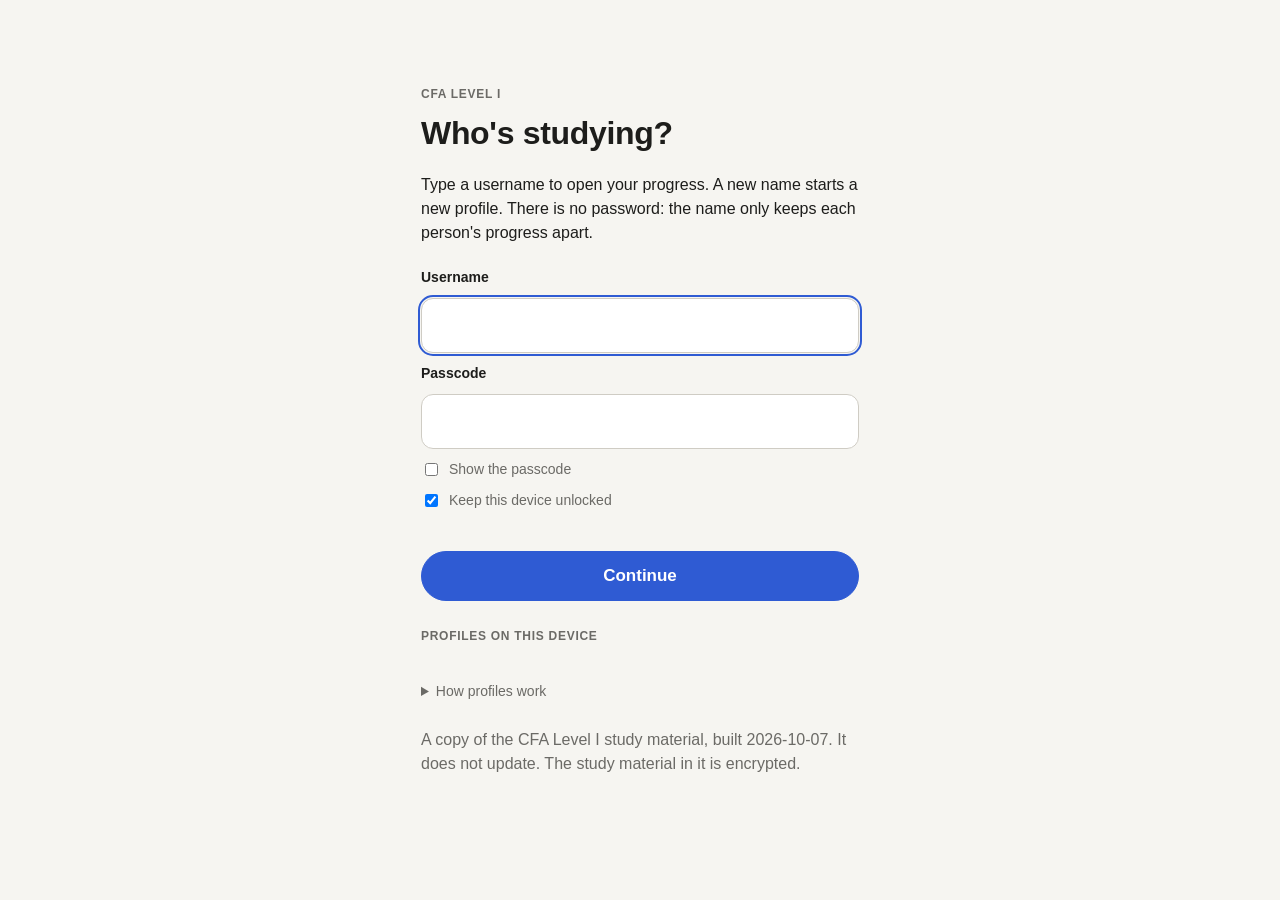
<file: index.html>
<!doctype html>
<html lang="en">
<head>
<meta charset="utf-8">
<meta name="viewport" content="width=device-width, initial-scale=1">
<meta name="theme-color" content="#16181f">
<meta name="apple-mobile-web-app-capable" content="yes">
<title>CFA Level I Study</title>
<link rel="manifest" href="manifest.webmanifest">
<link rel="apple-touch-icon" href="static/icon-180.png">
<link rel="icon" href="static/icon-192.png">
<link rel="stylesheet" href="static/site.css">
<script src="static/lock-config.js"></script>
<script src="static/lock.js"></script>
<script src="static/profile.js"></script>
<style>
  body { min-height: 100vh; }
  .login { max-width: 470px; margin: 0 auto; padding: 9vh var(--gutter, 16px) 40px; }
  .login h1 { font-size: 32px; margin: 4px 0 8px; letter-spacing: -.01em; }
  .login form { display: grid; gap: 10px; margin-top: 22px; }
  .login label { font-weight: 600; font-size: 14px; }
  .login input[type=text] { font: inherit; font-size: 18px; padding: 13px 14px; border: 1px solid var(--line-strong, #555); border-radius: 12px; background: var(--card, #222); color: var(--ink, #eee); width: 100%; box-sizing: border-box; }
  .login input[type=text]:focus { outline: 2px solid var(--accent, #8aa8ff); outline-offset: 1px; }
  .login .go { font-size: 17px; min-height: 50px; }
  .login .err { color: var(--bad, #f66); min-height: 1.4em; margin: 0; font-size: 14px; }
  .login .known { margin-top: 26px; display: grid; gap: 8px; }
  .login .known h2 { font-size: 12px; text-transform: uppercase; letter-spacing: .06em; color: var(--muted, #aaa); margin: 0; }
  .login .known .row { display: flex; flex-wrap: wrap; gap: 8px; }
  .login .known button { font: inherit; cursor: pointer; border: 1px solid var(--line-strong, #555); background: var(--card, #222); color: var(--ink, #eee); border-radius: 999px; padding: 8px 16px; min-height: 40px; }
  .login .known button:hover { border-color: var(--accent, #8aa8ff); }
  .login details { margin-top: 28px; color: var(--muted, #aaa); font-size: 14px; }
  .login details summary { cursor: pointer; }
  .login details p { margin: 8px 0 0; }
  .again { margin-bottom: 4px; }
  .pwrow { display: grid; gap: 10px; }
  .pwrow[hidden] { display: none; }
  .login input[type=password] { font: inherit; font-size: 18px; padding: 13px 14px; border: 1px solid var(--line-strong, #555); border-radius: 12px; background: var(--card, #222); color: var(--ink, #eee); width: 100%; box-sizing: border-box; }
  .login input[type=password]:focus { outline: 2px solid var(--accent, #8aa8ff); outline-offset: 1px; }
  .login .chk { display: flex; align-items: center; gap: 8px; font-weight: 400; font-size: 14px; color: var(--muted, #aaa); }
  .snap { margin-top: 26px; }
</style>
</head>
<body>
<main class="login">
  <span class="eyebrow">CFA Level I</span>
  <h1>Who's studying?</h1>
  <p class="lede">Type a username to open your progress. A new name starts a new profile. There is no password: the name only keeps each person's progress apart.</p>
  <div id="again" class="again" hidden><button type="button" class="btn primary go" id="cont"></button><p class="muted small"><a href="#" id="notme">Not you? Sign out</a></p></div>
  <form id="f" autocomplete="off">
    <label for="u">Username</label>
    <input id="u" type="text" maxlength="24" autocapitalize="words" autocorrect="off" spellcheck="false" enterkeyhint="go" required>
    <div id="pwrow" hidden class="pwrow">
      <label for="pw">Passcode</label>
      <input id="pw" type="password" autocapitalize="off" autocorrect="off" spellcheck="false" autocomplete="current-password" enterkeyhint="go">
      <label class="chk"><input type="checkbox" id="showpw"> Show the passcode</label>
      <label class="chk"><input type="checkbox" id="rem" checked> Keep this device unlocked</label>
    </div>
    <p class="err" id="err" role="alert"></p>
    <button class="btn primary go" type="submit">Continue</button>
  </form>
  <div class="known" id="known" hidden><h2>Profiles on this device</h2><div class="row" id="names"></div></div>
  <details><summary>How profiles work</summary>
    <p>Your progress (the study path, ticked outcomes, what you've read, case-study answers) is saved in this browser under your username. Each username has its own progress and nobody else's.</p>
    <p>Because there is no account or server, a profile lives on the device where you made it. To carry yours to another device, choose <b>Export my progress</b> from the profile menu, then <b>Import progress</b> on the other device.</p>
    <p>Anyone who types the same name on the same device opens the same profile.</p>
  </details>
  <p class="muted small snap">A copy of the CFA Level I study material, built 2026-10-07. It does not update. The study material in it is encrypted.</p>
</main>
<script>
(() => {
  const P = window.StudyProfile, L = window.StudyLock, $ = (id) => document.getElementById(id);
  const next = (() => {
    const n = new URLSearchParams(location.search).get("next") || "";
    return /^(app|cases)\.html(#.*)?$/.test(n) ? n : "app.html#path";
  })();
  const go = () => { const u = P.user(); location.href = u ? next.replace(/^([^#]*)/, "$1?as=" + encodeURIComponent(u.name)) : next; };
  const needs = () => !!(L && L.locked && !L.hasKey());   // a locked copy asks for the passcode until this device is unlocked
  if (L && L.locked) { $("pwrow").hidden = !needs(); $("showpw").onchange = () => { $("pw").type = $("showpw").checked ? "text" : "password"; }; }
  const me = P.user();
  if (me && !needs()) {
    $("again").hidden = false;
    $("cont").textContent = "Continue as " + me.name;
    $("cont").onclick = go;
    $("notme").onclick = (e) => { e.preventDefault(); P.signOut(); };
  }
  const names = P.list().sort((a, b) => (b.last || 0) - (a.last || 0));
  if (names.length) {
    $("known").hidden = false;
    for (const u of names) {
      const b = document.createElement("button");
      b.type = "button"; b.textContent = u.name;
      b.onclick = () => { if (needs()) { $("u").value = u.name; $("err").textContent = "Enter the passcode first."; $("pw").focus(); return; } P.signIn(u.name); go(); };
      $("names").appendChild(b);
    }
  }
  $("u").value = P.lastName();
  setTimeout(() => { (needs() && $("u").value ? $("pw") : $("u")).focus(); }, 50);
  $("f").addEventListener("submit", async (e) => {
    e.preventDefault();
    const btn = $("f").querySelector("button[type=submit]");
    try {
      if (!P.valid($("u").value)) { P.signIn($("u").value); }   // throws the message about what a username can be
      if (needs()) { btn.disabled = true; btn.textContent = "Unlocking…"; await L.unlock($("pw").value, $("rem").checked); }
      P.signIn($("u").value);
      go();
    } catch (err) { $("err").textContent = err.message; btn.disabled = false; btn.textContent = "Continue"; }
  });
  $("u").addEventListener("input", () => { $("err").textContent = ""; });
  $("pw").addEventListener("input", () => { $("err").textContent = ""; });
})();
</script>
</body>
</html>
</file>
<file: static/site.css>
:root {
  color-scheme: light;
  /* colour */
  --bg: #f6f5f1;
  --card: #ffffff;
  --sunk: #efede7;          /* quiet fill inside a card: stat tiles, tracks, code */
  --ink: #1d1d1b;
  --muted: #6b6a66;
  --line: #e4e2dc;
  --line-strong: #cfccc4;
  --accent: #2f5bd3;        
  --accent-soft: #e8eefc;
  --on-accent: #ffffff;
  --pc: #8a4fd6;            
  --pc-soft: #f1e9fb;
  --good: #1f7a4a; --good-soft: #e3f4ea;
  --warn: #9a6a00; --warn-soft: #fbf1d9;
  --bad: #b3261e;  --bad-soft: #fbe7e5;
  --track: #e2dfd7;
  --bar-bg: rgba(246, 245, 241, .92);
  --shadow: 0 1px 2px rgba(29, 29, 27, .04), 0 6px 20px rgba(29, 29, 27, .05);

  /* type */
  --font: -apple-system, BlinkMacSystemFont, "SF Pro Text", "Segoe UI", Roboto, sans-serif;
  --mono: ui-monospace, "SF Mono", Menlo, monospace;
  --fs-xs: 12px;
  --fs-sm: 14px;
  --fs-base: 16px;
  --fs-md: 18px;
  --fs-lg: 22px;
  --fs-xl: clamp(26px, 3.4vw, 32px);
  --fs-hero: clamp(40px, 7vw, 60px);

  /* space and shape */
  --sp-1: 4px; --sp-2: 8px; --sp-3: 12px; --sp-4: 16px; --sp-5: 24px; --sp-6: 32px; --sp-7: 48px; --sp-8: 64px;
  --r-sm: 8px; --r: 12px; --r-lg: 16px; --r-pill: 999px;
  --gutter: 16px;
  --page-max: 1100px;
}

@media (prefers-color-scheme: dark) {
  :root:not([data-theme="light"]) {
    color-scheme: dark;
    --bg: #131312; --card: #1d1d1b; --sunk: #262624; --ink: #f1f0ec; --muted: #a3a19b;
    --line: #302f2c; --line-strong: #47453f;
    --accent: #8aa8ff; --accent-soft: #212a45; --on-accent: #10131d;
    --pc: #c9a2ff; --pc-soft: #2c2240;
    --good: #6fd29b; --good-soft: #15291d; --warn: #f0c060; --warn-soft: #332910; --bad: #ff8a80; --bad-soft: #381b19;
    --track: #34332f; --bar-bg: rgba(19, 19, 18, .92); --shadow: none;
  }
}
:root[data-theme="dark"] {
  color-scheme: dark;
  --bg: #131312; --card: #1d1d1b; --sunk: #262624; --ink: #f1f0ec; --muted: #a3a19b;
  --line: #302f2c; --line-strong: #47453f;
  --accent: #8aa8ff; --accent-soft: #212a45; --on-accent: #10131d;
  --pc: #c9a2ff; --pc-soft: #2c2240;
  --good: #6fd29b; --good-soft: #15291d; --warn: #f0c060; --warn-soft: #332910; --bad: #ff8a80; --bad-soft: #381b19;
  --track: #34332f; --bar-bg: rgba(19, 19, 18, .92); --shadow: none;
}

/* base */
* { box-sizing: border-box; }
html { overflow-x: hidden; -webkit-text-size-adjust: 100%; }  /* on the root only: on body too it would make body the scroller */
body { margin: 0; background: var(--bg); color: var(--ink); font: var(--fs-base)/1.5 var(--font); -webkit-font-smoothing: antialiased; }
a { color: var(--accent); }
button { font: inherit; }
:focus-visible { outline: 2px solid var(--accent); outline-offset: 2px; }


.site-bar { border-bottom: 1px solid var(--line); background: var(--bg); }
.site-bar-in { max-width: var(--page-max); margin: 0 auto; padding: 10px var(--gutter); display: flex; align-items: center; gap: 6px 16px; flex-wrap: wrap; }
.site-brand { display: inline-flex; align-items: center; gap: 8px; font-weight: 700; font-size: 15px; color: var(--ink); text-decoration: none; white-space: nowrap; }
.site-brand::before { content: ""; width: 10px; height: 10px; border-radius: 3px; background: var(--accent); }
.site-nav { display: flex; gap: 2px; margin-left: auto; overflow-x: auto; scrollbar-width: none; max-width: 100%; }
.site-nav::-webkit-scrollbar { display: none; }
.site-nav a { padding: 6px 11px; border-radius: var(--r-pill); color: var(--muted); text-decoration: none; font-size: var(--fs-sm); font-weight: 500; white-space: nowrap; }
.site-nav a:hover { color: var(--ink); background: var(--sunk); }
.site-nav a[aria-current="page"] { color: var(--accent); background: var(--accent-soft); font-weight: 600; }
.nav-short { display: none; }
@media (max-width: 560px) {
  .site-bar-in { padding-top: 8px; padding-bottom: 8px; }
  .site-nav { margin-left: -6px; width: calc(100% + 12px); max-width: none; }
  .site-nav { gap: 0; }
  .site-nav a { flex: 1 0 auto; padding: 6px 4px; text-align: center; }  /* tabs share the width evenly */
  .nav-long { display: none; }   /* short labels so every page fits on a phone */
  .nav-short { display: inline; }
}
@media (max-width: 340px) { .site-nav a { font-size: 13px; } }

/* page heading */
.site-head { display: flex; align-items: center; justify-content: space-between; gap: var(--sp-2) var(--sp-3); flex-wrap: wrap; }
.site-title { font-size: var(--fs-lg); font-weight: 700; line-height: 1.25; letter-spacing: -.01em; margin: 0; }
.site-sub { color: var(--muted); font-size: var(--fs-sm); margin: 2px 0 0; }
.eyebrow { font-size: var(--fs-xs); font-weight: 700; letter-spacing: .06em; text-transform: uppercase; color: var(--muted); }
.muted { color: var(--muted); }
.num-tab { font-variant-numeric: tabular-nums; }

/* card */
.card { background: var(--card); border: 1px solid var(--line); border-radius: var(--r-lg); padding: var(--sp-5); min-width: 0; }
.card-link { display: block; color: inherit; text-decoration: none; transition: border-color .15s, box-shadow .15s; cursor: pointer; }
.card-link:hover { border-color: var(--accent); box-shadow: var(--shadow); }

/* chips: small status labels */
.chip { display: inline-flex; align-items: center; gap: 4px; font-size: var(--fs-xs); font-weight: 600; line-height: 1.5; padding: 2px 10px;
        border-radius: var(--r-pill); background: var(--sunk); color: var(--muted); }
.chip.accent { background: var(--accent-soft); color: var(--accent); }
.chip.good { background: var(--good-soft); color: var(--good); }
.chip.warn { background: var(--warn-soft); color: var(--warn); }
.chip.bad { background: var(--bad-soft); color: var(--bad); }
.chip.pc { background: var(--pc-soft); color: var(--pc); }

/* buttons */
.btn { display: inline-flex; align-items: center; justify-content: center; gap: 8px; min-height: 40px; padding: 8px 16px; border-radius: var(--r-pill);
       border: 1.5px solid var(--line-strong); background: var(--card); color: var(--ink); font-size: 15px; font-weight: 600; text-decoration: none;
       cursor: pointer; white-space: nowrap; transition: background .15s, border-color .15s; }
.btn:hover { border-color: var(--accent); }
.btn.primary { background: var(--accent); border-color: var(--accent); color: var(--on-accent); }
.btn.primary:hover { filter: brightness(1.08); }
.btn.ghost { border-color: transparent; background: transparent; color: var(--accent); padding-left: 8px; padding-right: 8px; }
.btn.ghost:hover { background: var(--accent-soft); }
.btn.sm { min-height: 32px; padding: 4px 12px; font-size: var(--fs-sm); }

/* progress bar: <div class="progress"><i style="width:40%"></i></div> */
.progress { height: 8px; background: var(--track); border-radius: var(--r-pill); overflow: hidden; }
.progress > i { display: block; height: 100%; background: var(--accent); border-radius: var(--r-pill); transition: width .6s; }
.progress.thin { height: 5px; }
.progress.good > i { background: var(--good); } .progress.warn > i { background: var(--warn); } .progress.bad > i { background: var(--bad); }

/* live dot */
.dot { display: inline-block; width: 8px; height: 8px; border-radius: 50%; background: var(--muted); flex: none; }
.dot.on { background: var(--good); box-shadow: 0 0 0 3px var(--good-soft); }
.dot.off { background: var(--line-strong); }

/* empty state: says what will appear here */
.empty-state { border: 1.5px dashed var(--line-strong); border-radius: var(--r); padding: var(--sp-4); color: var(--muted); font-size: 15px; }

/* data table */
.table-wrap { overflow-x: auto; -webkit-overflow-scrolling: touch; }
.table { width: 100%; border-collapse: collapse; font-size: 15px; }
.table th { text-align: left; font-size: var(--fs-xs); font-weight: 700; letter-spacing: .05em; text-transform: uppercase; color: var(--muted);
            padding: 8px 10px; border-bottom: 1px solid var(--line); white-space: nowrap; }
.table td { padding: 10px; border-bottom: 1px solid var(--line); vertical-align: middle; }
.table tr:last-child td { border-bottom: 0; }
.table .r { text-align: right; font-variant-numeric: tabular-nums; }

@media (prefers-reduced-motion: reduce) { * { transition: none !important; animation: none !important; scroll-behavior: auto !important; } }
</file>
<file: static/path.css>
.path { max-width: 1000px; margin: 0 auto; padding-bottom: 60px; }
.path.p-home { max-width: 1320px; }
.path.los { max-width: 1160px; }
@media (min-width: 1400px) {  /* wide screens: the list of sections and the plan's topics go two across */
  .p-home .p-rows { grid-template-columns: repeat(2, minmax(0, 1fr)); }
  .p-topics { grid-template-columns: repeat(2, minmax(0, 1fr)); }
}
.path .small { font-size: 13px; }
.path h2 { margin: 0 0 6px; font-size: 26px; letter-spacing: -.01em; }
.path h3 { margin: 0; font-size: 19px; }
.path .p-title { font-size: 28px; margin-top: 4px; }

/* home */
.p-hero { display: grid; grid-template-columns: minmax(0, 1.5fr) minmax(0, 1fr); gap: 18px 28px; align-items: center; margin-top: 8px; }
.p-hero .lede { font-size: 16px; }
.p-bar { margin-top: 12px; }
.p-hero-r { display: grid; gap: 8px; justify-items: start; min-width: 0; }
.p-go { min-height: 48px; font-size: 16px; text-align: left; justify-content: flex-start; max-width: 100%; white-space: normal; height: auto; padding-top: 10px; padding-bottom: 10px; }
.p-finished { font-size: 17px; font-weight: 600; color: var(--good); }
.p-how { margin-top: 14px; }
.p-how summary { cursor: pointer; font-weight: 600; }
.p-how ol { margin: 10px 0 6px 22px; padding: 0; display: grid; gap: 6px; }
.p-pace { margin-top: 14px; display: flex; flex-wrap: wrap; gap: 8px 16px; align-items: center; }
.p-pace input[type=date] { font: inherit; padding: 6px 10px; border: 1px solid var(--line-strong); border-radius: 10px; background: var(--card); color: var(--ink); margin-left: 6px; }
.p-pace-l { flex: 1 1 260px; }
.p-weak { margin-top: 14px; }
.p-weak-h { display: flex; flex-wrap: wrap; gap: 8px 12px; align-items: center; justify-content: space-between; }
.p-weak-h h3 { margin: 0; }
.p-weak > .muted.small { margin: 6px 0 0; }
.p-weak-l { list-style: none; margin: 12px 0 0; padding: 0; display: grid; gap: 8px; }
.p-weak-l li { display: grid; grid-template-columns: minmax(0, 1fr) auto; gap: 8px 14px; align-items: start; padding: 12px 14px; border: 1px solid var(--line); border-radius: 12px; }
.p-weak-l .pw-t { display: grid; gap: 2px; min-width: 0; }
.p-weak-l .pw-t b { font-weight: 600; display: -webkit-box; -webkit-box-orient: vertical; -webkit-line-clamp: 3; line-clamp: 3; overflow: hidden; }
.p-weak-l .pw-s { display: grid; justify-items: end; white-space: nowrap; }
.p-weak-l .pw-pct { font-weight: 700; font-size: 18px; font-variant-numeric: tabular-nums; }
.p-weak-l .pw-a { grid-column: 1 / -1; display: flex; flex-wrap: wrap; gap: 6px; }
.p-weak > .btn { margin-top: 10px; }
.p-phase { margin-top: 26px; }
.p-phase-h { display: flex; justify-content: space-between; align-items: baseline; gap: 10px; }
.p-phase p { margin: 4px 0 10px; max-width: 700px; }
.p-rows { display: grid; gap: 8px; }
.p-row { display: grid; grid-template-columns: 34px minmax(0, 1fr) auto; gap: 12px; align-items: center; padding: 12px 14px; background: var(--card);
         border: 1px solid var(--line); border-radius: 14px; text-decoration: none; color: var(--ink); min-height: 60px; }
.p-row:hover { border-color: var(--accent); }
.p-row .pn { width: 30px; height: 30px; border-radius: 50%; background: var(--sunk); color: var(--muted); display: grid; place-items: center; font-size: 13px; font-weight: 700; font-variant-numeric: tabular-nums; }
.p-row .pt { display: grid; gap: 1px; min-width: 0; }
.p-row .pt b { font-size: 16px; }
.p-row .ps { display: flex; align-items: center; gap: 10px; }
.p-row.st-done .pn { background: var(--good-soft); color: var(--good); }
.p-row.st-A .pn, .p-row.st-B .pn, .p-row.st-review .pn { background: var(--accent-soft); color: var(--accent); }
.pchip { font-size: 12px; font-weight: 700; padding: 3px 10px; border-radius: 999px; background: var(--sunk); color: var(--muted); white-space: nowrap; }
.pchip.st-done { background: var(--good-soft); color: var(--good); }
.pchip.st-A, .pchip.st-B, .pchip.st-review { background: var(--accent-soft); color: var(--accent); }
.pchip.st-A { background: var(--warn-soft); color: var(--warn); }
.p-row .pchip.st-A { background: var(--accent-soft); color: var(--accent); }
.pscore { font-size: 13px; color: var(--muted); font-variant-numeric: tabular-nums; white-space: nowrap; }
.pdot { width: 8px; height: 8px; border-radius: 50%; background: var(--accent); flex: none; margin-left: auto; }

/* a section: the steps */
.p-steps { display: flex; flex-wrap: wrap; gap: 6px; margin: 14px 0 18px; }
.p-step { display: inline-flex; align-items: center; gap: 8px; padding: 7px 14px 7px 8px; border-radius: 999px; border: 1px solid var(--line); background: var(--card);
          color: var(--muted); text-decoration: none; font-size: 14px; font-weight: 600; min-height: 40px; }
.p-step i { font-style: normal; width: 24px; height: 24px; border-radius: 50%; background: var(--sunk); display: grid; place-items: center; font-size: 12px; }
.p-step.seen i { background: var(--good-soft); color: var(--good); }
.p-step.now { background: var(--accent); border-color: var(--accent); color: var(--on-accent); }
.p-step.now i { background: rgba(255, 255, 255, .25); color: var(--on-accent); }

/* plan */
.p-intro .lede { margin-top: 0; }
.p-topics { display: grid; gap: 12px; margin: 16px 0; }
.p-topic h4 { margin: 0 0 4px; font-size: 16px; display: flex; gap: 10px; align-items: baseline; }
.tn { flex: none; width: 24px; height: 24px; border-radius: 50%; background: var(--accent-soft); color: var(--accent); display: inline-grid; place-items: center; font-size: 12px; font-weight: 700; }
.p-los { margin: 4px 0 0 34px; padding: 0; color: var(--muted); font-size: 14px; display: grid; gap: 3px; }
.p-actions { display: flex; flex-wrap: wrap; gap: 10px; margin-top: 14px; }
.p-actions .btn { white-space: normal; text-align: center; max-width: 100%; }

/* the questions */
.p-rh { display: flex; justify-content: space-between; align-items: baseline; gap: 10px; }
.p-list { display: grid; grid-template-columns: minmax(0, 1fr); gap: 14px; margin-top: 16px; }
.p-vig { background: var(--sunk); border-style: dashed; margin-top: 6px; }
.p-vig h4 { margin: 0 0 6px; font-size: 16px; }
.p-vig .rich { font-size: 15px; }
.p-q { background: var(--card); border: 1px solid var(--line); border-radius: 14px; padding: 16px 18px; min-width: 0; }
.p-q.ok { border-left: 4px solid var(--good); }
.p-q.bad { border-left: 4px solid var(--bad); }
.p-q.skipped { border-left: 4px solid var(--line-strong); }
.p-qh { display: flex; gap: 10px; align-items: center; margin-bottom: 8px; flex-wrap: wrap; }
.qn { font-size: 12px; font-weight: 800; letter-spacing: .04em; color: var(--muted); }
.p-stem { font-size: 16px; }
.p-opts { display: grid; gap: 8px; margin-top: 12px; }
.p-opt { display: grid; grid-template-columns: 30px minmax(0, 1fr); gap: 10px; align-items: start; text-align: left; padding: 11px 14px; border-radius: 12px;
         border: 1px solid var(--line-strong); background: var(--card); color: var(--ink); cursor: pointer; min-height: 48px; }
.p-opt:hover:not(:disabled) { border-color: var(--accent); background: var(--accent-soft); }
.p-opt:disabled { cursor: default; }
.p-opt .ol { width: 26px; height: 26px; border-radius: 50%; background: var(--sunk); display: grid; place-items: center; font-size: 13px; font-weight: 700; color: var(--muted); }
.p-opt.right { border-color: var(--good); background: var(--good-soft); }
.p-opt.right .ol { background: var(--good); color: #fff; }
.p-opt.wrong { border-color: var(--bad); background: var(--bad-soft); }
.p-opt.wrong .ol { background: var(--bad); color: #fff; }
.p-expl { margin-top: 12px; padding: 12px 14px; background: var(--sunk); border-radius: 12px; font-size: 15px; }
.p-walk { margin: 8px 0 10px; padding: 10px 14px; border: 1px solid var(--line); border-radius: 12px; background: var(--card); font-size: 15px; }
.p-walk ol { margin: 6px 0 0; padding-left: 22px; } .p-walk li { margin: 0 0 6px; } .p-walk li:last-child { margin: 0; }
.p-verdict { font-weight: 700; margin-bottom: 4px; }
.p-q.ok .p-verdict { color: var(--good); }
.p-q.bad .p-verdict { color: var(--bad); }
.p-skip { margin-top: 6px; text-align: right; }
.p-finish { margin-top: 18px; }

/* review */
.p-review .card { margin-top: 12px; }
.p-rt > summary { display: grid; grid-template-columns: 26px minmax(0, 1fr) auto auto; gap: 10px; align-items: center; cursor: pointer; list-style: none; }
.p-rt > summary::-webkit-details-marker { display: none; }
.p-rt.weak { border-left: 4px solid var(--warn); }
.p-rt.solid { border-left: 4px solid var(--good); }
.p-seen { font-size: 13px; color: var(--muted); display: inline-flex; gap: 5px; align-items: center; white-space: nowrap; }
.p-rb { margin-top: 12px; }
.p-rb .sub, .p-done .sub { font-size: 11px; font-weight: 700; letter-spacing: .06em; text-transform: uppercase; color: var(--muted); margin: 12px 0 4px; }
.p-rb .p-los { margin-left: 18px; }
.p-missed { padding: 10px 14px; background: var(--sunk); border: 1px solid var(--line); border-radius: 10px; margin-top: 8px; display: grid; gap: 6px; }
.p-missed .pm-stem { font-weight: 600; }
.p-missed .pm-a { padding: 6px 10px; border-radius: 8px; font-size: 14px; }
.p-missed .pm-a b { font-size: 11px; letter-spacing: .05em; text-transform: uppercase; margin-right: 6px; }
.p-missed .pm-a.you { background: var(--bad-soft); }
.p-missed .pm-a.you b { color: var(--bad); }
.p-missed .pm-a.ok { background: var(--good-soft); }
.p-missed .pm-a.ok b { color: var(--good); }
.p-missed .pm-why { font-size: 14px; }
.p-missed .pm-case > summary { cursor: pointer; font-size: 13px; color: var(--accent); }
.p-missed .pm-case .rich { margin-top: 6px; font-size: 14px; }
.p-sec { margin-top: 8px; }
.p-sec > summary { cursor: pointer; font-weight: 600; }
.p-sec .rich { margin-top: 8px; }

/* done */
.p-scores { display: flex; align-items: center; gap: 22px; margin: 10px 0 14px; }
.p-scores .big { font-size: 36px; font-weight: 800; letter-spacing: -.02em; }
.p-scores .arrow { font-size: 26px; color: var(--muted); }
.p-tab { width: 100%; border-collapse: collapse; font-size: 14px; }
.p-tab th { text-align: left; font-size: 11px; letter-spacing: .05em; text-transform: uppercase; color: var(--muted); padding: 4px 8px; }
.p-tab td { padding: 8px; border-top: 1px solid var(--line); vertical-align: top; }
.p-tab tr.weak td { background: var(--warn-soft); }
.p-pager { margin-top: 26px; }
.toc-prog { padding: 4px 12px 8px; font-size: 13px; color: var(--muted); }
.pdot { display: inline-block; }

@media (max-width: 1000px) { .p-hero { grid-template-columns: 1fr; } }
@media (max-width: 720px) {
  .p-hero { grid-template-columns: 1fr; }
  .p-row { grid-template-columns: 30px minmax(0, 1fr); }
  .p-row .ps { grid-column: 2; justify-content: flex-start; }
  .p-rt > summary { grid-template-columns: 26px minmax(0, 1fr); }
  .p-rt > summary .pchip, .p-rt > summary .p-seen { grid-column: 2; justify-self: start; }
  .path .p-title { font-size: 24px; }
}

/* long formulas scroll inside their box instead of widening the page */
.path .katex-display { overflow-x: auto; overflow-y: hidden; max-width: 100%; padding: 2px 0; }
.path .p-expl, .path .p-stem, .path .p-opt .ot, .path .p-vig .rich, .path .p-sec .rich { min-width: 0; overflow-wrap: anywhere; }
.path .p-opt { min-width: 0; }

/* LOS cards (los.js) */
.los-row { background: var(--card); border: 1px solid var(--line); border-radius: 14px; padding: 14px 16px; margin-top: 12px; min-width: 0; }
.los-row.on { border-left: 4px solid var(--good); }
.los-head { display: grid; grid-template-columns: auto minmax(0, 1fr); gap: 14px; align-items: start; }
.los-check, .los-mini { display: inline-flex; gap: 8px; align-items: center; cursor: pointer; min-height: 32px; }
.los-check input, .los-mini input { width: 20px; height: 20px; accent-color: var(--accent); flex: none; margin: 0; }
.los-text { font-size: 16px; overflow-wrap: anywhere; }
.los-meta { display: flex; flex-wrap: wrap; gap: 6px 10px; align-items: center; margin-top: 8px; }
.los-ans > summary { cursor: pointer; font-weight: 600; margin-top: 10px; }
.los-body { margin-top: 10px; display: grid; grid-template-columns: minmax(0, 1fr); gap: 14px; min-width: 0; }
.los .sub { font-size: 11px; font-weight: 700; letter-spacing: .06em; text-transform: uppercase; color: var(--muted); margin: 0 0 4px; }
.los-ans-p .rich { font-size: 15px; }
.los-f { background: var(--sunk); border-radius: 12px; padding: 10px 14px; overflow-x: auto; }
.los-vars { margin: 4px 0 6px 18px; padding: 0; font-size: 14px; color: var(--muted); display: grid; gap: 2px; }
.los-links { display: flex; flex-wrap: wrap; gap: 4px 14px; align-items: baseline; font-size: 14px; }
.los-links .sub { flex-basis: 100%; }
.los-qs { display: grid; grid-template-columns: minmax(0, 1fr); gap: 6px; }
.los-q { display: grid; grid-template-columns: 64px minmax(0, 1fr) 22px; gap: 10px; align-items: center; padding: 8px 12px; border: 1px solid var(--line); border-radius: 10px; text-decoration: none; color: var(--ink); font-size: 14px; }
.los-q:hover { border-color: var(--accent); }
.los-qd > summary { list-style: none; cursor: pointer; }
.los-qd > summary::-webkit-details-marker { display: none; }
.los-qd[open] > summary { border-color: var(--accent); }
.los-qbody { padding: 12px 2px 6px; }
.los-qbody .p-stem { font-size: 16px; }
.los-vig { margin: 0 0 10px; padding: 8px 12px; border: 1px solid var(--line); border-radius: 10px; font-size: 15px; }
.los-vig summary { cursor: pointer; font-weight: 600; }
.los-qfoot { margin-top: 10px; font-size: 13.5px; }
.lq-r { font-size: 12px; font-weight: 700; color: var(--muted); }
.lq-s.ok { color: var(--good); font-weight: 700; }
.lq-s.bad { color: var(--bad); font-weight: 700; }
.los-top { display: flex; gap: 16px 22px; align-items: center; flex-wrap: wrap; margin: 14px 0 6px; }
.los-top .grow { flex: 1 1 240px; min-width: 0; }
.los-card { padding: 22px; margin-top: 12px; }
.los-eyebrow { font-size: 11px; font-weight: 700; letter-spacing: .06em; text-transform: uppercase; color: var(--muted); }
.los-front { font-size: 22px; line-height: 1.35; margin: 10px 0 6px; overflow-wrap: anywhere; }
.los-hint { margin: 12px 0 10px; }
.los-back { margin-top: 18px; padding-top: 16px; border-top: 1px dashed var(--line-strong); display: grid; grid-template-columns: minmax(0, 1fr); gap: 14px; min-width: 0; }
.los-mark { align-items: center; }
.p-los-tags { margin-top: 8px; display: grid; grid-template-columns: minmax(0, 1fr); gap: 2px; }
.los-mini { align-items: flex-start; font-size: 13px; color: var(--muted); min-height: 28px; }
.los-mini b { color: var(--ink); }
.p-flash { animation: pflash 1.8s ease-out 1; }
@keyframes pflash { from { box-shadow: 0 0 0 3px var(--accent); } to { box-shadow: 0 0 0 0 transparent; } }
@media (max-width: 720px) { .los-front { font-size: 19px; } .los-q { grid-template-columns: 56px minmax(0, 1fr) 20px; } }

.los .katex-display, .los .los-f { max-width: 100%; }
.los-ans-p, .los-ans-p .rich, .los .rich { min-width: 0; max-width: 100%; }
</file>
